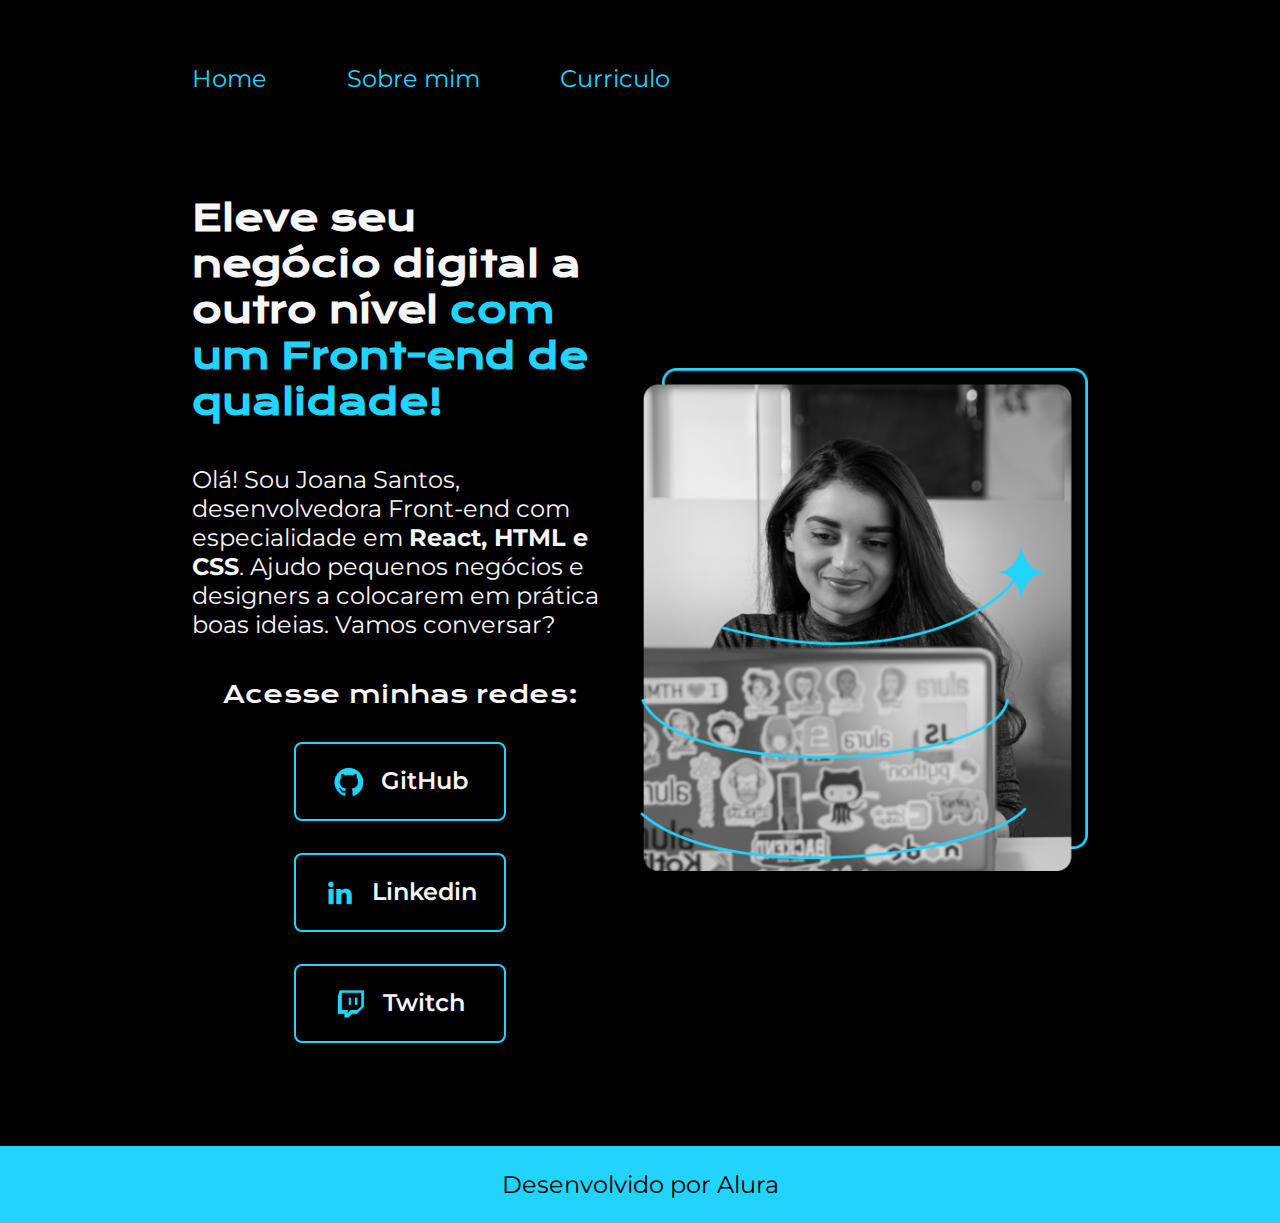
<file: index.html>
<!DOCTYPE html>
<html lang="pt-br">
  <head>
    <meta charset="UTF-8" />
    <!--Acentos da linguagem - Dicionário de Caracterers-->
    <meta http-equiv="X-UA-Compatible" content="IE=edge" />
    <!-- Configuração pro edge*/-->
    <meta name="viewport" content="width=device-width, initial-scale=1.0" />
    <!-- dispositivos que acessa e cria a escala da página*/-->
    <title>Portfólio</title>
    <link rel="stylesheet" href="./styles/style.css" />
  </head>

  <body>
    <header class="cabecalho">
      <nav class="cabecalho__menu">
        <a class="cabecalho__menu__link" href="index.html">Home</a>
        <a class="cabecalho__menu__link" href="about.html">Sobre mim</a>
        <a class="cabecalho__menu__link" href="curriculo.html">Curriculo</a>
      </nav>
    </header>

    <main class="apresentacao">
      <section class="apresentacao__conteudo">
        <h1 class="apresentacao__conteudo__titulo">
          Eleve seu negócio digital a outro nível
          <strong class="destaque-titulo">
            com um Front-end de qualidade!</strong
          >
        </h1>

        <p class="apresentacao__conteudo__texto">
          Olá! Sou Joana Santos, desenvolvedora Front-end com especialidade em
          <strong> React, HTML e CSS</strong>. Ajudo pequenos negócios e
          designers a colocarem em prática boas ideias. Vamos conversar?
        </p>

        <div class="apresentacao__links">
          <!-- Divisão de elementos mais espercífico e menos semântico-->
          <h2 class="apresentacao__links__subtitulos">Acesse minhas redes:</h2>
          <a class="apresentacao__links__navegacao" href="https://github.com">
            <img src="./assets/github.png" />
            GitHub
          </a>
          <a class="apresentacao__links__navegacao" href="https://Linkedin.com"
            ><img src="./assets/linkedin.png" />
            Linkedin
          </a>
          <a class="apresentacao__links__navegacao" href="https://twitch.tv">
            <img src="./assets/twitch.png" />
            Twitch
          </a>
        </div>
      </section>

      <img class="apresentacao__imagem"
        src="./assets/foto-perfil.png" 
        alt="Foto da Joana Santos Programando em seu notebook"
      />
    </main>

    <footer class="rodape">
      <p>Desenvolvido por Alura</p>
    </footer>
  </body>
</html>
</file>
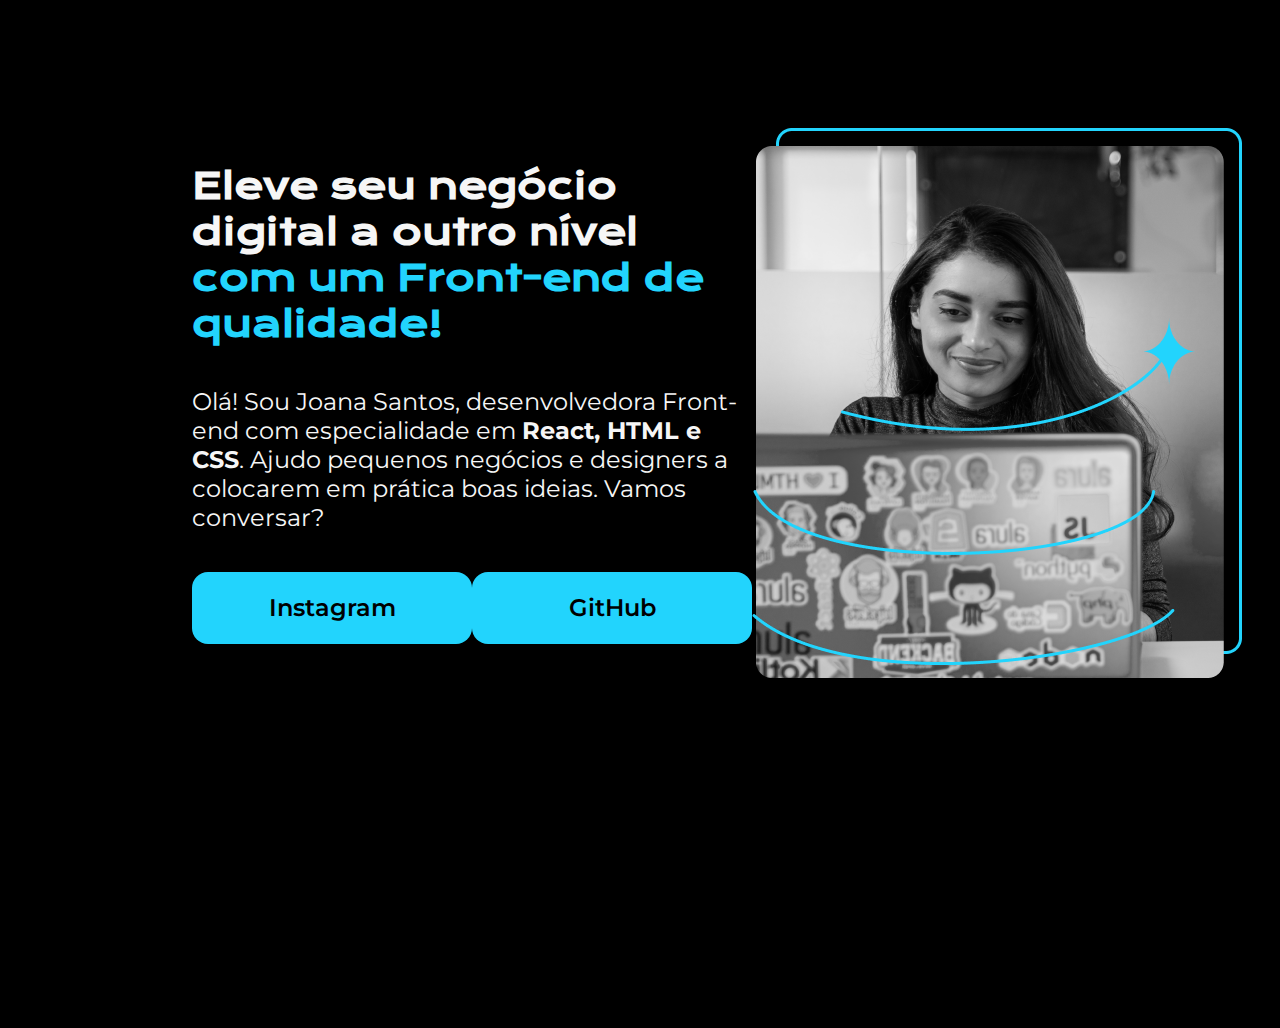
<file: Projeto1/index.html>
<!DOCTYPE html>
<html lang="pt-br">
  <head>
    <meta charset="UTF-8" />
    <!--Acentos da linguagem - Dicionário de Caracterers-->
    <meta http-equiv="X-UA-Compatible" content="IE=edge" />
    <!-- Configuração pro edge*/-->
    <meta name="viewport" content="width=device-width, initial-scale=1.0" />
    <!-- dispositivos que acessa e cria a escala da página*/-->
    <title>Portfólio</title>
    <link rel="stylesheet" href="style.css" />
  </head>

  <body>
    <header></header>
    <main class="apresentacao">
      <section class="apresentacao__conteudo">
        <h1 class="apresentacao__conteudo__titulo">
          Eleve seu negócio digital a outro nível
          <strong class="destaque-titulo">
            com um Front-end de qualidade!</strong
          >
        </h1>

        <p class="apresentacao__conteudo__texto">
          Olá! Sou Joana Santos, desenvolvedora Front-end com especialidade em
          <strong> React, HTML e CSS</strong>. Ajudo pequenos negócios e
          designers a colocarem em prática boas ideias. Vamos conversar?
        </p>

        <div class="apresentacao__links">
          <!-- Divisão de elementos mais espercífico e menos semântico-->
          <a class="apresentacao__links__links" href="https://Instagram.com/luana.s.goncalves"> Instagram </a>
          <a class="apresentacao__links__links" href="https://github.com/luanagoncalves177"> GitHub</a>
        </div>
      </section>

      <img
        src="foto-perfil.png"
        alt="Foto da Joana Santos Programando em seu notebook"
      />
    </main>

    <footer></footer>
  </body>
</html>
</file>
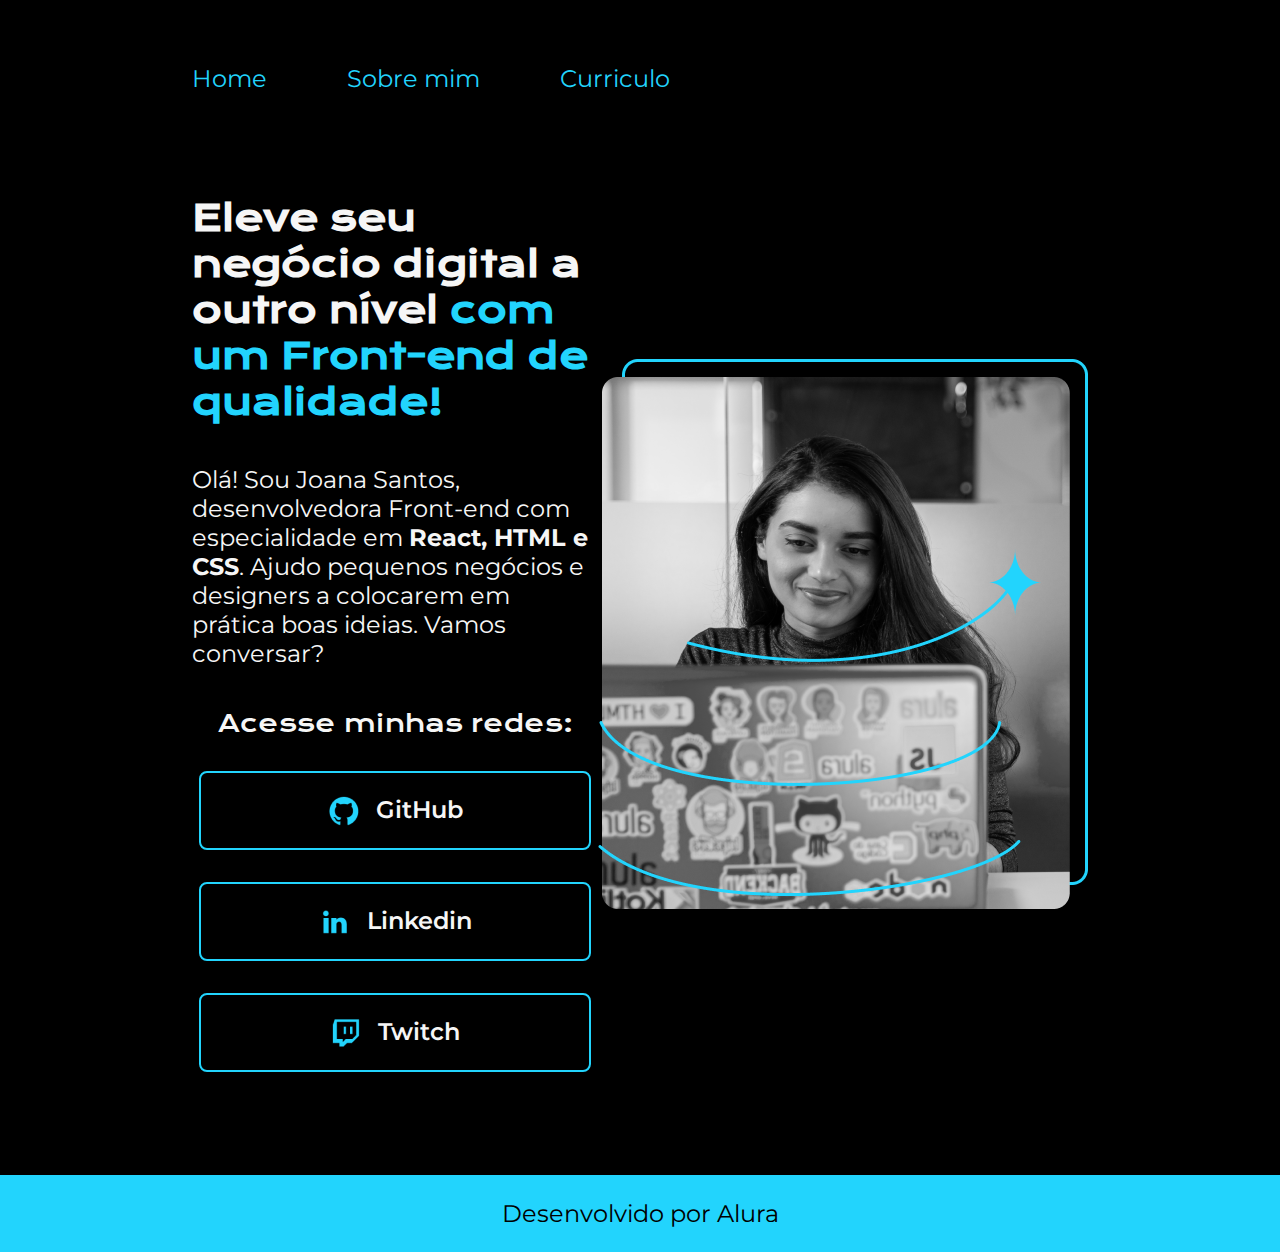
<file: Projeto2/index.html>
<!DOCTYPE html>
<html lang="pt-br">
  <head>
    <meta charset="UTF-8" />
    <!--Acentos da linguagem - Dicionário de Caracterers-->
    <meta http-equiv="X-UA-Compatible" content="IE=edge" />
    <!-- Configuração pro edge*/-->
    <meta name="viewport" content="width=device-width, initial-scale=1.0" />
    <!-- dispositivos que acessa e cria a escala da página*/-->
    <title>Portfólio</title>
    <link rel="stylesheet" href="./styles/style.css" />
  </head>

  <body>
    <header class="cabecalho">
      <nav class="cabecalho__menu">
        <a class="cabecalho__menu__link" href="index.html">Home</a>
        <a class="cabecalho__menu__link" href="about.html">Sobre mim</a>
        <a class="cabecalho__menu__link" href="curriculo.html">Curriculo</a>
      </nav>
    </header>

    <main class="apresentacao">
      <section class="apresentacao__conteudo">
        <h1 class="apresentacao__conteudo__titulo">
          Eleve seu negócio digital a outro nível
          <strong class="destaque-titulo">
            com um Front-end de qualidade!</strong
          >
        </h1>

        <p class="apresentacao__conteudo__texto">
          Olá! Sou Joana Santos, desenvolvedora Front-end com especialidade em
          <strong> React, HTML e CSS</strong>. Ajudo pequenos negócios e
          designers a colocarem em prática boas ideias. Vamos conversar?
        </p>

        <div class="apresentacao__links">
          <!-- Divisão de elementos mais espercífico e menos semântico-->
          <h2 class="apresentacao__links__subtitulos">Acesse minhas redes:</h2>
          <a class="apresentacao__links__links" href="https://github.com">
            <img src="./assets/github.png" />
            GitHub
          </a>
          <a class="apresentacao__links__links" href="https://Linkedin.com"
            ><img src="./assets/linkedin.png" />
            Linkedin
          </a>
          <a class="apresentacao__links__links" href="https://twitch.tv">
            <img src="./assets/twitch.png" />
            Twitch
          </a>
        </div>
      </section>

      <img
        src="./assets/foto-perfil.png"
       
      />
    </main>

    <footer class="rodape">
      <p>Desenvolvido por Alura</p>
    </footer>
  </body>
</html>
</file>
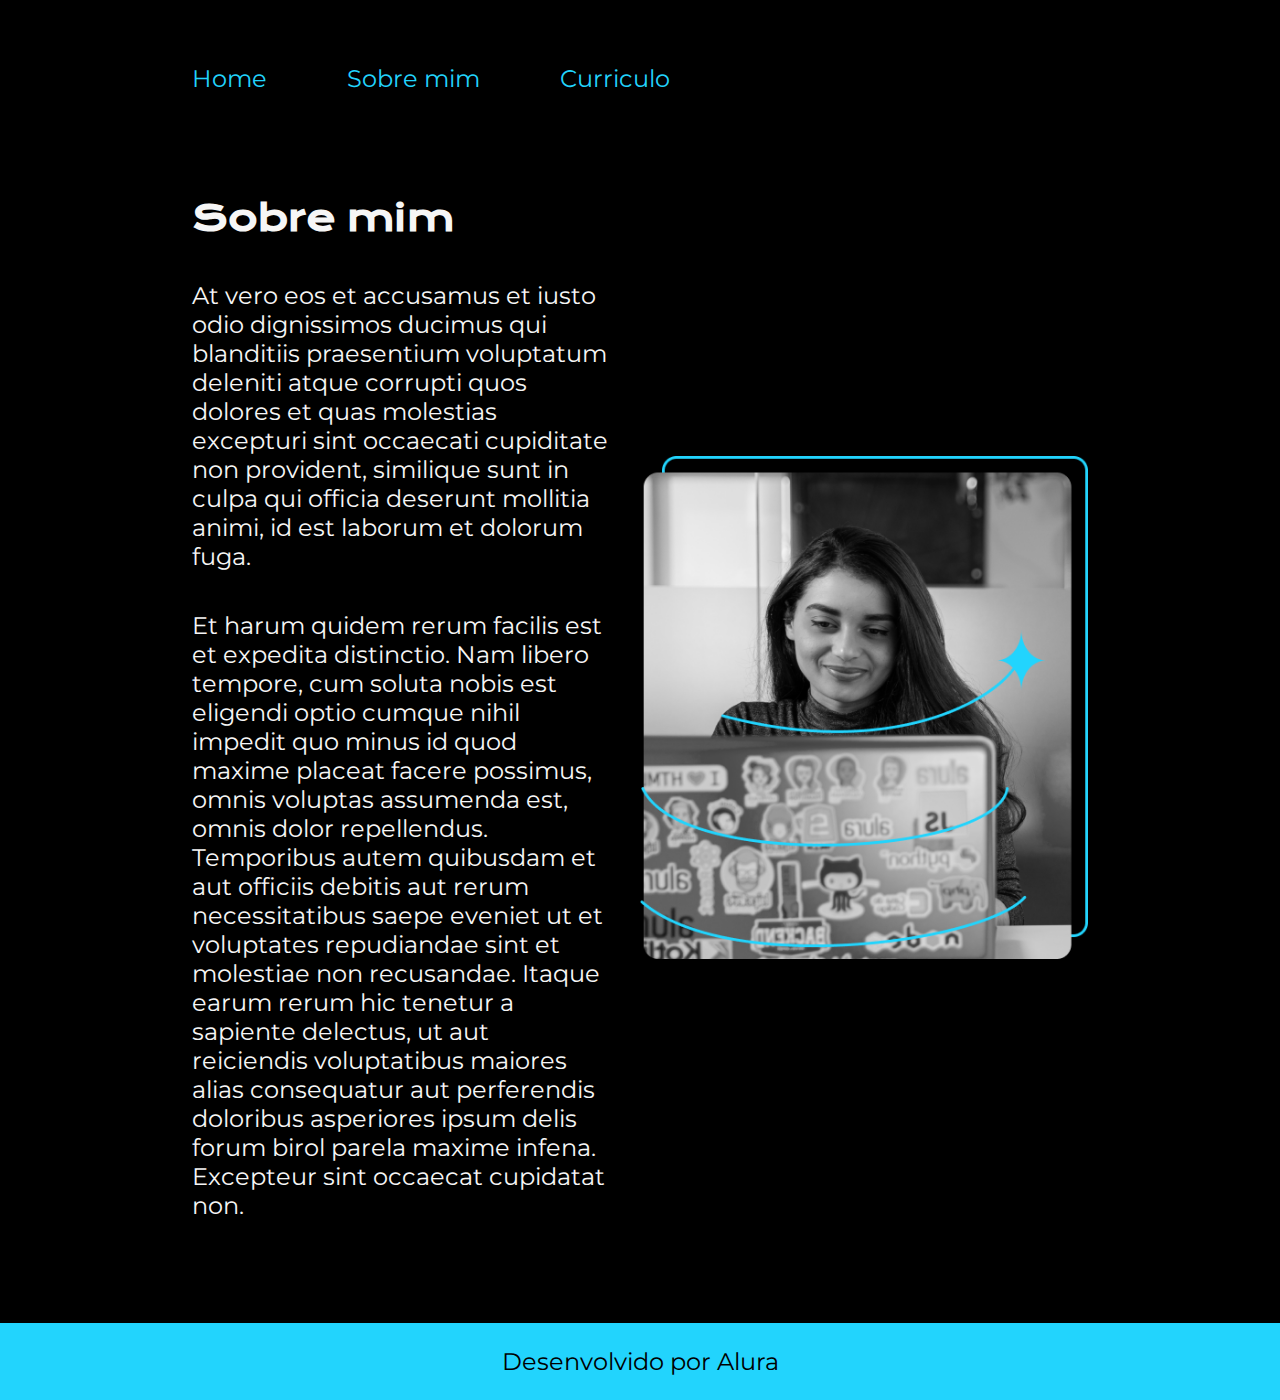
<file: about.html>
<!DOCTYPE html>
<html lang="pt-br">
  <head>
    <meta charset="UTF-8" />
    <meta http-equiv="X-UA-Compatible" content="IE=edge" />
    <meta name="viewport" content="width=device-width, initial-scale=1.0" />
    <title>Sobre mim</title>
    <link rel="stylesheet" href="styles/style.css" />
  </head>

  <body>
    <header class="cabecalho">
      <nav class="cabecalho__menu">
        <a class="cabecalho__menu__link" href="index.html">Home</a>
        <a class="cabecalho__menu__link" href="about.html">Sobre mim</a>
        <a class="cabecalho__menu__link" href="curriculo.html">Curriculo</a>
      </nav>
    </header>

    <main class="apresentacao">
      <section class="apresentacao__conteudo">
        <h1 class="apresentacao__conteudo__titulo">Sobre mim</h1>
        <p class="apresentacao__conteudo__texto">
          At vero eos et accusamus et iusto odio dignissimos ducimus qui
          blanditiis praesentium voluptatum deleniti atque corrupti quos dolores
          et quas molestias excepturi sint occaecati cupiditate non provident,
          similique sunt in culpa qui officia deserunt mollitia animi, id est
          laborum et dolorum fuga.
        </p>
        <p class="apresentacao__conteudo__texto">
          Et harum quidem rerum facilis est et expedita distinctio. Nam libero
          tempore, cum soluta nobis est eligendi optio cumque nihil impedit quo
          minus id quod maxime placeat facere possimus, omnis voluptas assumenda
          est, omnis dolor repellendus. Temporibus autem quibusdam et aut
          officiis debitis aut rerum necessitatibus saepe eveniet ut et
          voluptates repudiandae sint et molestiae non recusandae. Itaque earum
          rerum hic tenetur a sapiente delectus, ut aut reiciendis voluptatibus
          maiores alias consequatur aut perferendis doloribus asperiores ipsum
          delis forum birol parela maxime infena. Excepteur sint occaecat
          cupidatat non.
        </p>
      </section>

      <img class="apresentacao__imagem"
        src="./assets/foto-perfil.png"
        alt="Foto da Joana Santos Programando em seu notebook"
      />
    </main>

    <footer class="rodape">
      <p>Desenvolvido por Alura</p>
    </footer>
  </body>
</html>
</file>
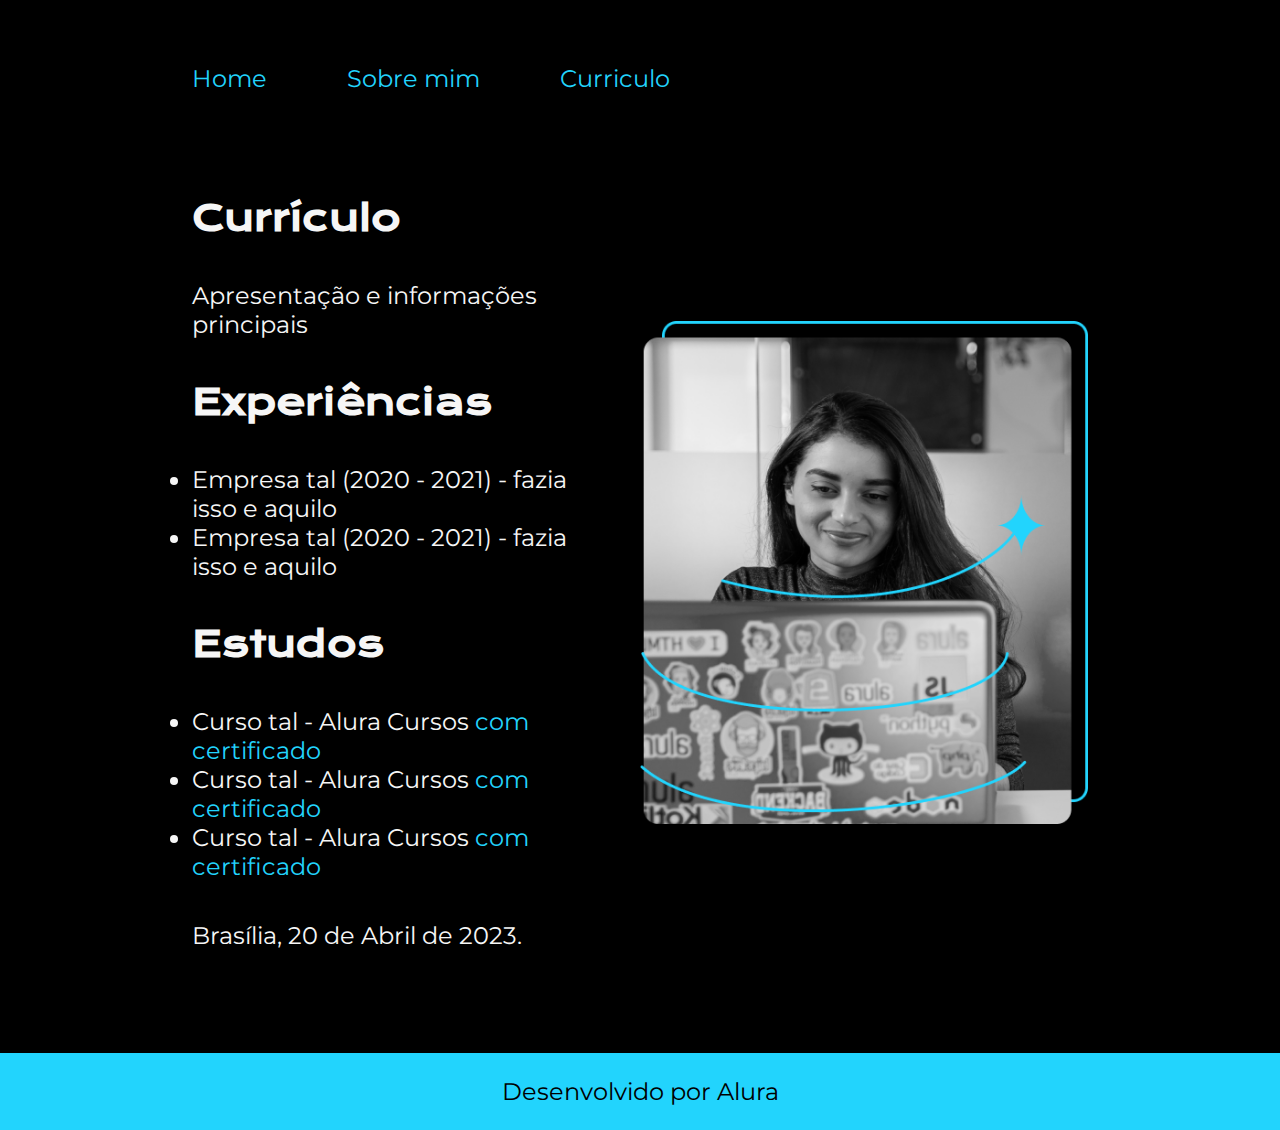
<file: curriculo.html>
<!DOCTYPE html>
<html lang="pt-br">
  <head>
    <meta charset="UTF-8" />
    <meta http-equiv="X-UA-Compatible" content="IE=edge" />
    <meta name="viewport" content="width=device-width, initial-scale=1.0" />
    <title>Sobre mim</title>
    <link rel="stylesheet" href="styles/style.css" />
  </head>

  <body>
    <header class="cabecalho">
      <nav class="cabecalho__menu">
        <a class="cabecalho__menu__link" href="index.html">Home</a>
        <a class="cabecalho__menu__link" href="about.html">Sobre mim</a>
        <a class="cabecalho__menu__link" href="curriculo.html">Curriculo</a>
      </nav>
    </header>

    <main class="apresentacao">
      <section class="apresentacao__conteudo">
        <h1 class="apresentacao__conteudo__titulo">Currículo</h1>
        <p class="apresentacao__conteudo__texto">
          Apresentação e informações principais
        </p>
        <h2 class="apresentacao__conteudo__titulo">Experiências</h2>

        <ul>
          <li class="apresentacao__conteudo__texto">
            Empresa tal (2020 - 2021) - fazia isso e aquilo
          </li>
          <li class="apresentacao__conteudo__texto">
            Empresa tal (2020 - 2021) - fazia isso e aquilo
          </li>
        </ul>

        <h2 class="apresentacao__conteudo__titulo">Estudos</h2>

        <ul>
          <li class="apresentacao__conteudo__texto">
            Curso tal - Alura Cursos <a href="#">com certificado</a>
          </li>
          <li class="apresentacao__conteudo__texto">
            Curso tal - Alura Cursos <a href="#">com certificado</a>
          </li>
          <li class="apresentacao__conteudo__texto">
            Curso tal - Alura Cursos <a href="#">com certificado</a>
          </li>
        </ul>
        <p class="apresentacao__conteudo__texto">
          Brasília, 20 de Abril de 2023.
        </p>
      </section>
      <img class="apresentacao__imagem"
        src="./assets/foto-perfil.png"
        alt="Foto da Joana Santos Programando em seu notebook"
      />
    </main>

    <footer class="rodape">
      <p>Desenvolvido por Alura</p>
    </footer>
  </body>
</html>
</file>
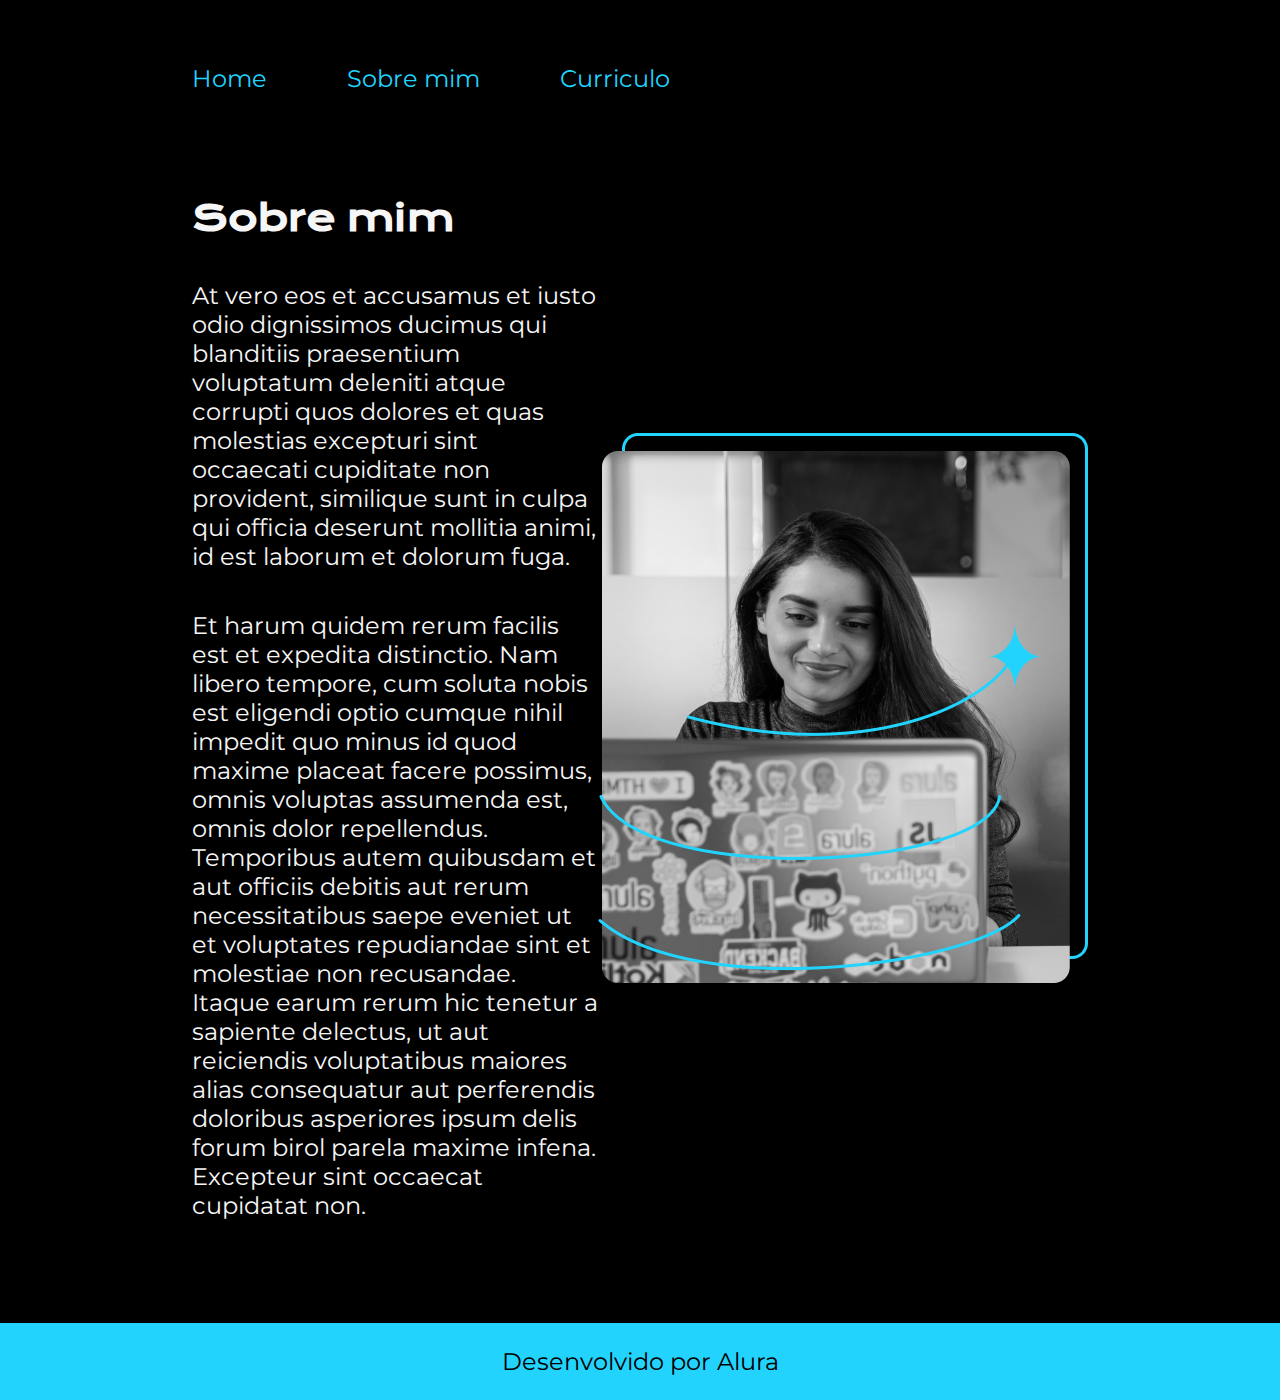
<file: Projeto2/about.html>
<!DOCTYPE html>
<html lang="pt-br">
  <head>
    <meta charset="UTF-8" />
    <meta http-equiv="X-UA-Compatible" content="IE=edge" />
    <meta name="viewport" content="width=device-width, initial-scale=1.0" />
    <title>Sobre mim</title>
    <link rel="stylesheet" href="styles/style.css" />
  </head>

  <body>
    <header class="cabecalho">
      <nav class="cabecalho__menu">
        <a class="cabecalho__menu__link" href="index.html">Home</a>
        <a class="cabecalho__menu__link" href="about.html">Sobre mim</a>
        <a class="cabecalho__menu__link" href="curriculo.html">Curriculo</a>
      </nav>
    </header>

    <main class="apresentacao">
      <section class="apresentacao__conteudo">
        <h1 class="apresentacao__conteudo__titulo">Sobre mim</h1>
        <p class="apresentacao__conteudo__texto">
          At vero eos et accusamus et iusto odio dignissimos ducimus qui
          blanditiis praesentium voluptatum deleniti atque corrupti quos dolores
          et quas molestias excepturi sint occaecati cupiditate non provident,
          similique sunt in culpa qui officia deserunt mollitia animi, id est
          laborum et dolorum fuga.
        </p>
        <p class="apresentacao__conteudo__texto">
          Et harum quidem rerum facilis est et expedita distinctio. Nam libero
          tempore, cum soluta nobis est eligendi optio cumque nihil impedit quo
          minus id quod maxime placeat facere possimus, omnis voluptas assumenda
          est, omnis dolor repellendus. Temporibus autem quibusdam et aut
          officiis debitis aut rerum necessitatibus saepe eveniet ut et
          voluptates repudiandae sint et molestiae non recusandae. Itaque earum
          rerum hic tenetur a sapiente delectus, ut aut reiciendis voluptatibus
          maiores alias consequatur aut perferendis doloribus asperiores ipsum
          delis forum birol parela maxime infena. Excepteur sint occaecat
          cupidatat non.
        </p>
      </section>

      <img
        src="./assets/foto-perfil.png"
        alt="Foto da Joana Santos Programando em seu notebook"
      />
    </main>

    <footer class="rodape">
      <p>Desenvolvido por Alura</p>
    </footer>
  </body>
</html>
</file>
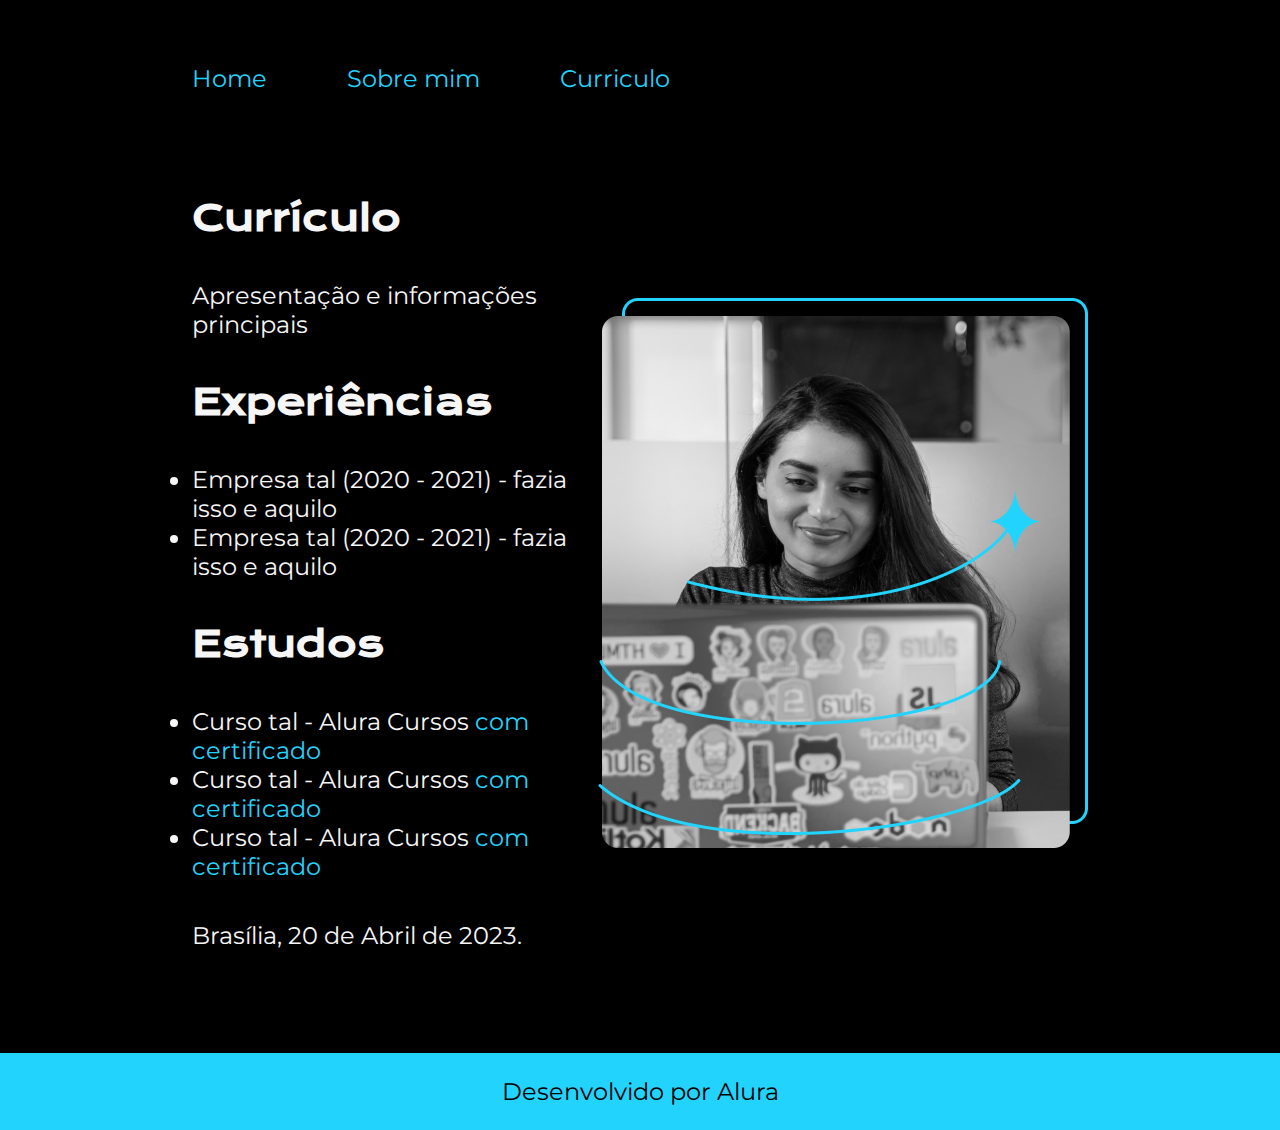
<file: Projeto2/curriculo.html>
<!DOCTYPE html>
<html lang="pt-br">
  <head>
    <meta charset="UTF-8" />
    <meta http-equiv="X-UA-Compatible" content="IE=edge" />
    <meta name="viewport" content="width=device-width, initial-scale=1.0" />
    <title>Sobre mim</title>
    <link rel="stylesheet" href="styles/style.css" />
  </head>

  <body>
    <header class="cabecalho">
      <nav class="cabecalho__menu">
        <a class="cabecalho__menu__link" href="index.html">Home</a>
        <a class="cabecalho__menu__link" href="about.html">Sobre mim</a>
        <a class="cabecalho__menu__link" href="curriculo.html">Curriculo</a>
      </nav>
    </header>

    <main class="apresentacao">
      <section class="apresentacao__conteudo">
        <h1 class="apresentacao__conteudo__titulo">Currículo</h1>
        <p class="apresentacao__conteudo__texto">
          Apresentação e informações principais
        </p>
        <h2 class="apresentacao__conteudo__titulo">Experiências</h2>

        <ul>
          <li class="apresentacao__conteudo__texto">
            Empresa tal (2020 - 2021) - fazia isso e aquilo
          </li>
          <li class="apresentacao__conteudo__texto">
            Empresa tal (2020 - 2021) - fazia isso e aquilo
          </li>
        </ul>

        <h2 class="apresentacao__conteudo__titulo">Estudos</h2>

        <ul>
          <li class="apresentacao__conteudo__texto">
            Curso tal - Alura Cursos <a href="#">com certificado</a>
          </li>
          <li class="apresentacao__conteudo__texto">
            Curso tal - Alura Cursos <a href="#">com certificado</a>
          </li>
          <li class="apresentacao__conteudo__texto">
            Curso tal - Alura Cursos <a href="#">com certificado</a>
          </li>
        </ul>
        <p class="apresentacao__conteudo__texto">
          Brasília, 20 de Abril de 2023.
        </p>
      </section>
      <img
        src="./assets/foto-perfil.png"
        alt="Foto da Joana Santos Programando em seu notebook"
      />
    </main>

    <footer class="rodape">
      <p>Desenvolvido por Alura</p>
    </footer>
  </body>
</html>
</file>
<file: styles/style.css>
/* fontes do GOOLE*/
@import url('https://fonts.googleapis.com/css2?family=Krona+One&display=swap');
@import url('https://fonts.googleapis.com/css2?family=Montserrat&display=swap');
@import url('https://fonts.googleapis.com/css2?family=Montserrat&display=swap');

/*variaveis no CSS*/
:root {

    /* Variaveis corres*/
    --cor-primaria: #000000;
    --cor-secundaria:#F6F6F6; 
    --cor-terciaria: #22D4FD; 
    --cor-hover: #272727;

    /* Variaveis fontes */
    --font-primaria: 'Krona One', sans-serif; 
    --font-secundaria: 'Montserrat', sans-serif;

    /* Variavel de 24 px para rem*/
    --fonte24px-em-rem:1.5rem;

    /*variaveis para o peso da fonte*/
    --fonte-400: 400;

}

* {/* seletor universal - Reset-CSS - Básico*/
    margin: 0;
    padding: 0;
}

body{
  
    /* height: 100vh; */
    box-sizing: border-box; /* garante que nada saia do pai - body*/ 
    background-color: var(--cor-primaria) /* black*/;
    color: var(--cor-secundaria);
}
.cabecalho{
    padding: 5% 0 0 15%;
}
.cabecalho__menu{
    display: flex;
    gap:80px;
}
.cabecalho__menu__link {
    font-family: var(--font-secundaria);
    font-size: var(--fonte24px-em-rem);
    color: var(--cor-terciaria);
    text-decoration: none;
}

.apresentacao {
    padding: 8% 15%;
    display: flex;
    align-items: center;
    justify-content: space-between;
    gap:32px;
}
.apresentacao__conteudo {
    width: 50%;
    display: flex;
    flex-direction: column;
    gap: 40px;

}
.apresentacao__conteudo__titulo {
    font-size: 2.25rem;
    font-family: var(--font-primaria);
}

.destaque-titulo { /*classe*/
    color: var(--cor-terciaria);
}
.apresentacao__conteudo__texto {
    font-size: var(--fonte24px-em-rem);
    font-family: var(--font-secundaria);
}
.apresentacao__conteudo__texto a {
    text-decoration: none;
    color: var(--cor-terciaria);
}
.apresentacao__links {
    display: flex;
    flex-direction: column;
    justify-content: space-between;
    align-items: center;
    gap: 32px;
}
.apresentacao__links__subtitulos{
    font-family: var(--font-primaria);
    font-weight: var(--fonte-400);
    font-size: var(--fonte24px-em-rem);
}
.apresentacao__links__navegacao {
    /* background-color: #22D4FD; */
    width: 50%;
    text-align: center;
    text-decoration: none;
    border-radius: 8px;
    border: 2px solid var(--cor-terciaria);
    font-size: var(--fonte24px-em-rem);
    font-weight: 600;
    padding: 21.5px 0;
    color: var(--cor-secundaria);
    font-family: var(--font-secundaria);
    display: flex;
    justify-content: center;
    gap: 16px;
}
.apresentacao__links__navegacao:hover {
    background-color: var(--cor-hover);
}

.apresentacao__imagem {
    width: 50%;
}
.rodape {
    color: #000000;
    background-color: var(--cor-terciaria);
    padding: var(--fonte24px-em-rem);
    text-align: center;
    font-family: var(--font-secundaria);
    font-size: var(--fonte24px-em-rem);
    font-weight: var(--fonte-400);
}
@media (max-width:1200px){

    .cabecalho{
        padding: 10%;
    }
    .cabecalho__menu {
        justify-content: center;
        gap:5%;
    }
    .apresentacao{
        flex-direction: column-reverse;
        padding: 2% 5%;
    }
    .apresentacao__conteudo {
        width: auto;
    }
}
</file>
<file: Projeto1/style.css>
/* fontes do GOOLE*/
@import url('https://fonts.googleapis.com/css2?family=Krona+One&display=swap');
@import url('https://fonts.googleapis.com/css2?family=Montserrat&display=swap');
@import url('https://fonts.googleapis.com/css2?family=Montserrat&display=swap');

* {/* seletor universal - Reset-CSS - Básico*/
    margin: 0;
    padding: 0;
}

body{
  
    height: 100vh;
    box-sizing: border-box; /* garante que nada saia do pai - body*/ 
    background-color: #000000 /* black*/;
    color:#F6F6F6;
}

.destaque-titulo { /*classe*/
    color:#22D4FD;
}

.apresentacao {
    margin: 10% 15%;
    display: flex;
    align-items: center;
    justify-content: space-between;
}
.apresentacao__conteudo {
    width: 615px;
    display: flex;
    flex-direction: column;
    gap: 40px;

}
.apresentacao__conteudo__titulo {
    font-size: 36px;
    font-family: 'Krona One', sans-serif;
}
.apresentacao__conteudo__texto {
    font-size: 24px;
    font-family: 'Montserrat', sans-serif ;
}
.apresentacao__links {
    display: flex;
    justify-content: space-between;
}
.apresentacao__links__links {
    background-color: #22D4FD;
    width: 280px;
    text-align: center;
    text-decoration: none;
    border-radius: 16px;
    font-size: 24px;
    font-weight: 600;
    padding: 21.5px 0;
    color: #000000;
    font-family: 'Montserrat', sans-serif;
}
</file>
<file: Projeto2/styles/style.css>
/* fontes do GOOLE*/
@import url('https://fonts.googleapis.com/css2?family=Krona+One&display=swap');
@import url('https://fonts.googleapis.com/css2?family=Montserrat&display=swap');
@import url('https://fonts.googleapis.com/css2?family=Montserrat&display=swap');

/*variaveis no CSS*/
:root {

    /* Variaveis corres*/
    --cor-primaria: #000000;
    --cor-secundaria:#F6F6F6; 
    --cor-terciaria: #22D4FD; 
    --cor-hover: #272727;

    /* Variaveis fontes */
    --font-primaria: 'Krona One', sans-serif; 
    --font-secundaria: 'Montserrat', sans-serif;

}

* {/* seletor universal - Reset-CSS - Básico*/
    margin: 0;
    padding: 0;
}

body{
  
    /* height: 100vh; */
    box-sizing: border-box; /* garante que nada saia do pai - body*/ 
    background-color: var(--cor-primaria) /* black*/;
    color: var(--cor-secundaria);
}
.cabecalho{
    padding: 5% 0 0 15%;
}
.cabecalho__menu{
    display: flex;
    gap:80px;
}
.cabecalho__menu__link {
    font-family: var(--font-secundaria);
    font-size: 24px;
    color: var(--cor-terciaria);
    text-decoration: none;
}

.apresentacao {
    padding: 8% 15%;
    display: flex;
    align-items: center;
    justify-content: space-between;
}
.apresentacao__conteudo {
    width: 615px;
    display: flex;
    flex-direction: column;
    gap: 40px;

}
.apresentacao__conteudo__titulo {
    font-size: 36px;
    font-family: var(--font-primaria);
}

.destaque-titulo { /*classe*/
    color: var(--cor-terciaria);
}
.apresentacao__conteudo__texto {
    font-size: 24px;
    font-family: var(--font-secundaria);
}
.apresentacao__conteudo__texto a {
    text-decoration: none;
    color: var(--cor-terciaria);
}
.apresentacao__links {
    display: flex;
    flex-direction: column;
    justify-content: space-between;
    align-items: center;
    gap: 32px;
}
.apresentacao__links__subtitulos{
    font-family: var(--font-primaria);
    font-weight: 400;
    font-size: 24px;
}
.apresentacao__links__links {
    /* background-color: #22D4FD; */
    width: 388px;
    text-align: center;
    text-decoration: none;
    border-radius: 8px;
    border: 2px solid var(--cor-terciaria);
    font-size: 24px;
    font-weight: 600;
    padding: 21.5px 0;
    color: var(--cor-secundaria);
    font-family: var(--font-secundaria);
    display: flex;
    justify-content: center;
    gap: 16px;
}
.apresentacao__links__links:hover {
    background-color: var(--cor-hover);
}

.rodape{
    color: #000000;
    background-color: var(--cor-terciaria);
    padding: 24px;
    text-align: center;
    font-family: var(--font-secundaria);
    font-size: 24px;
    font-weight: 400px;
}
</file>
